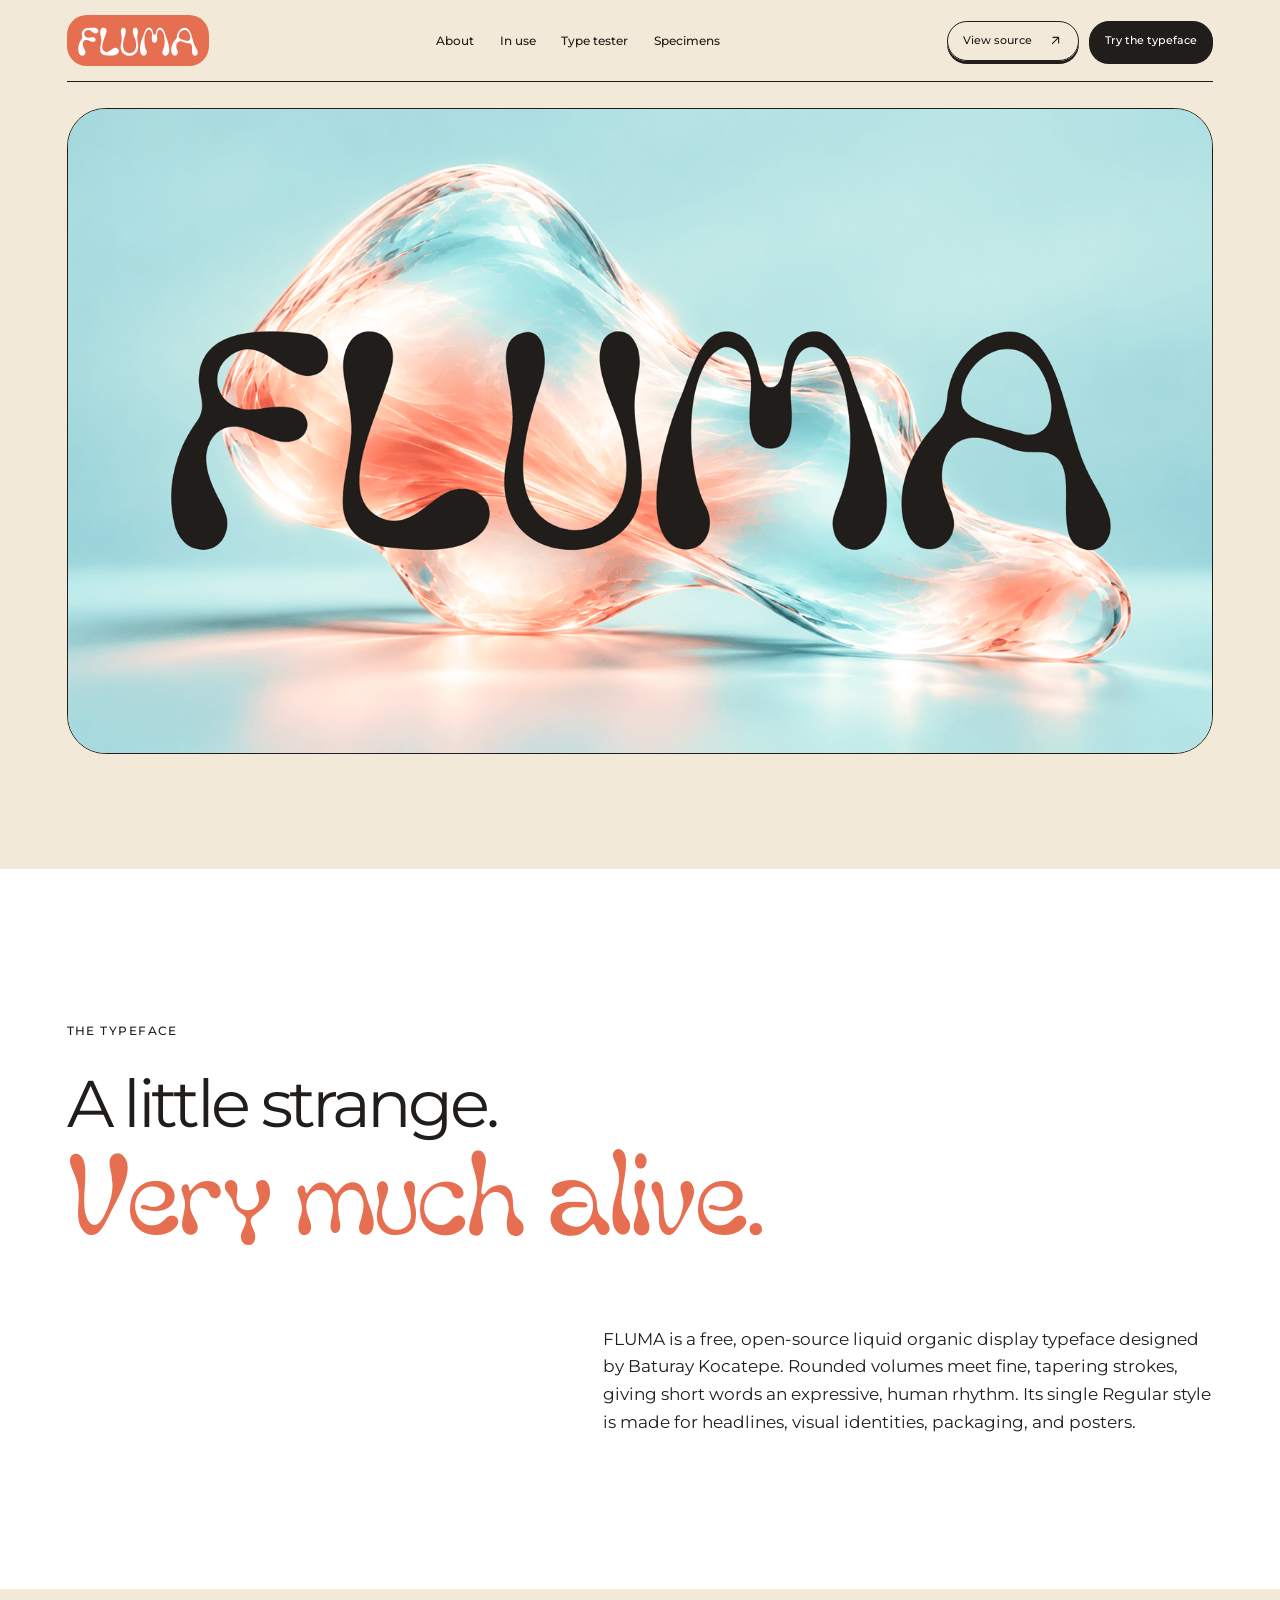
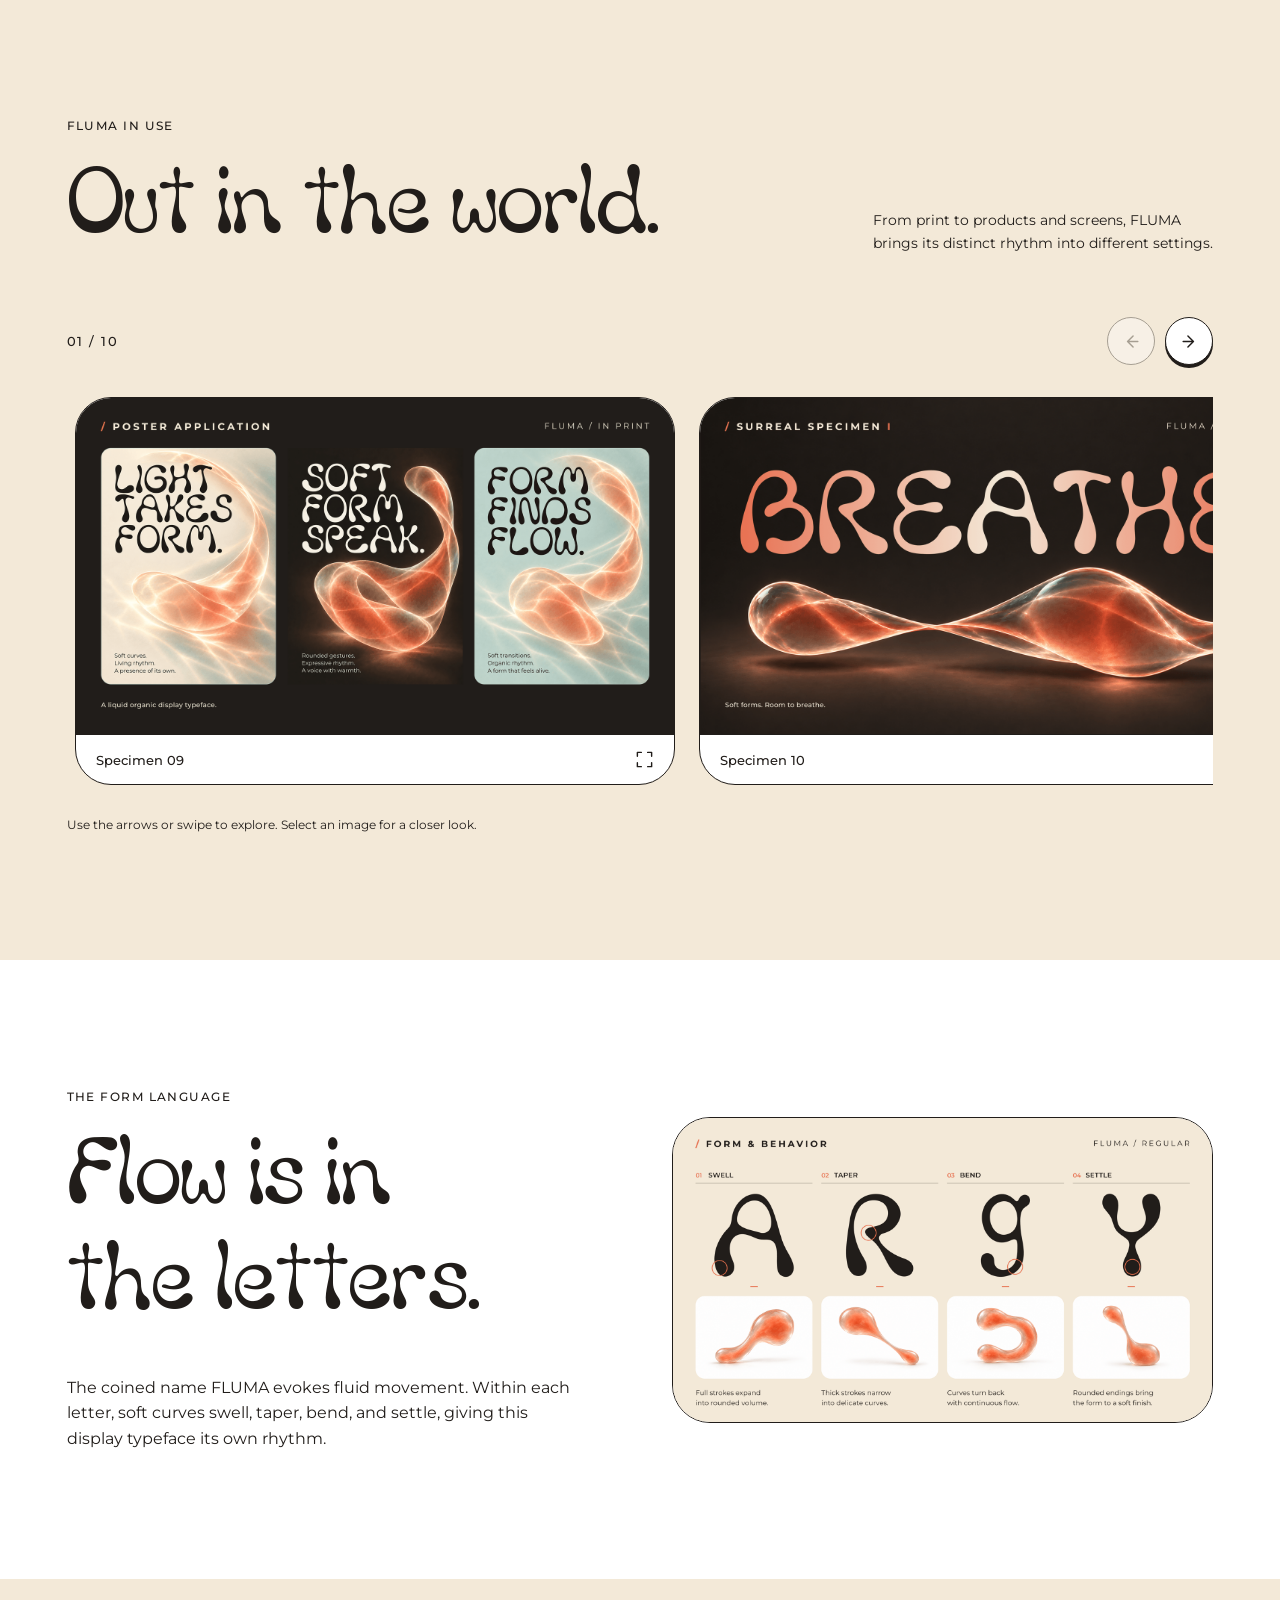
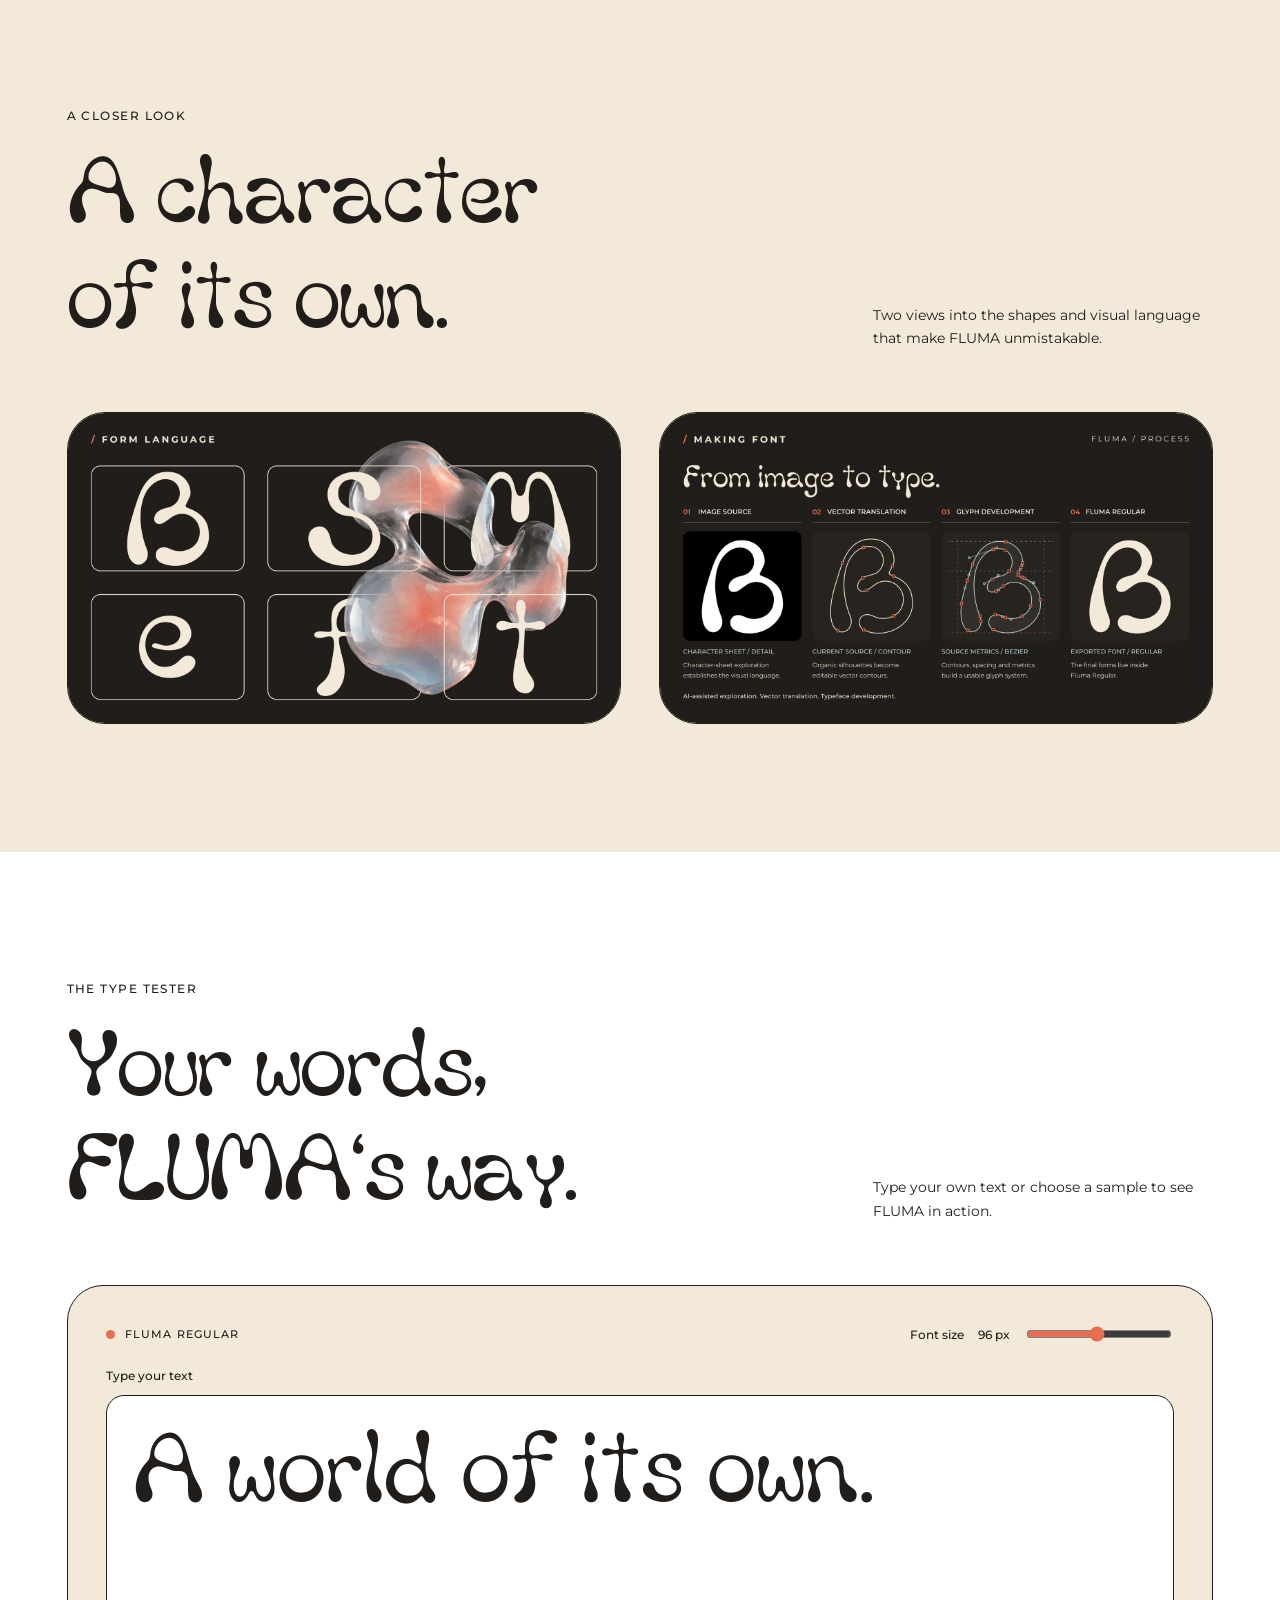
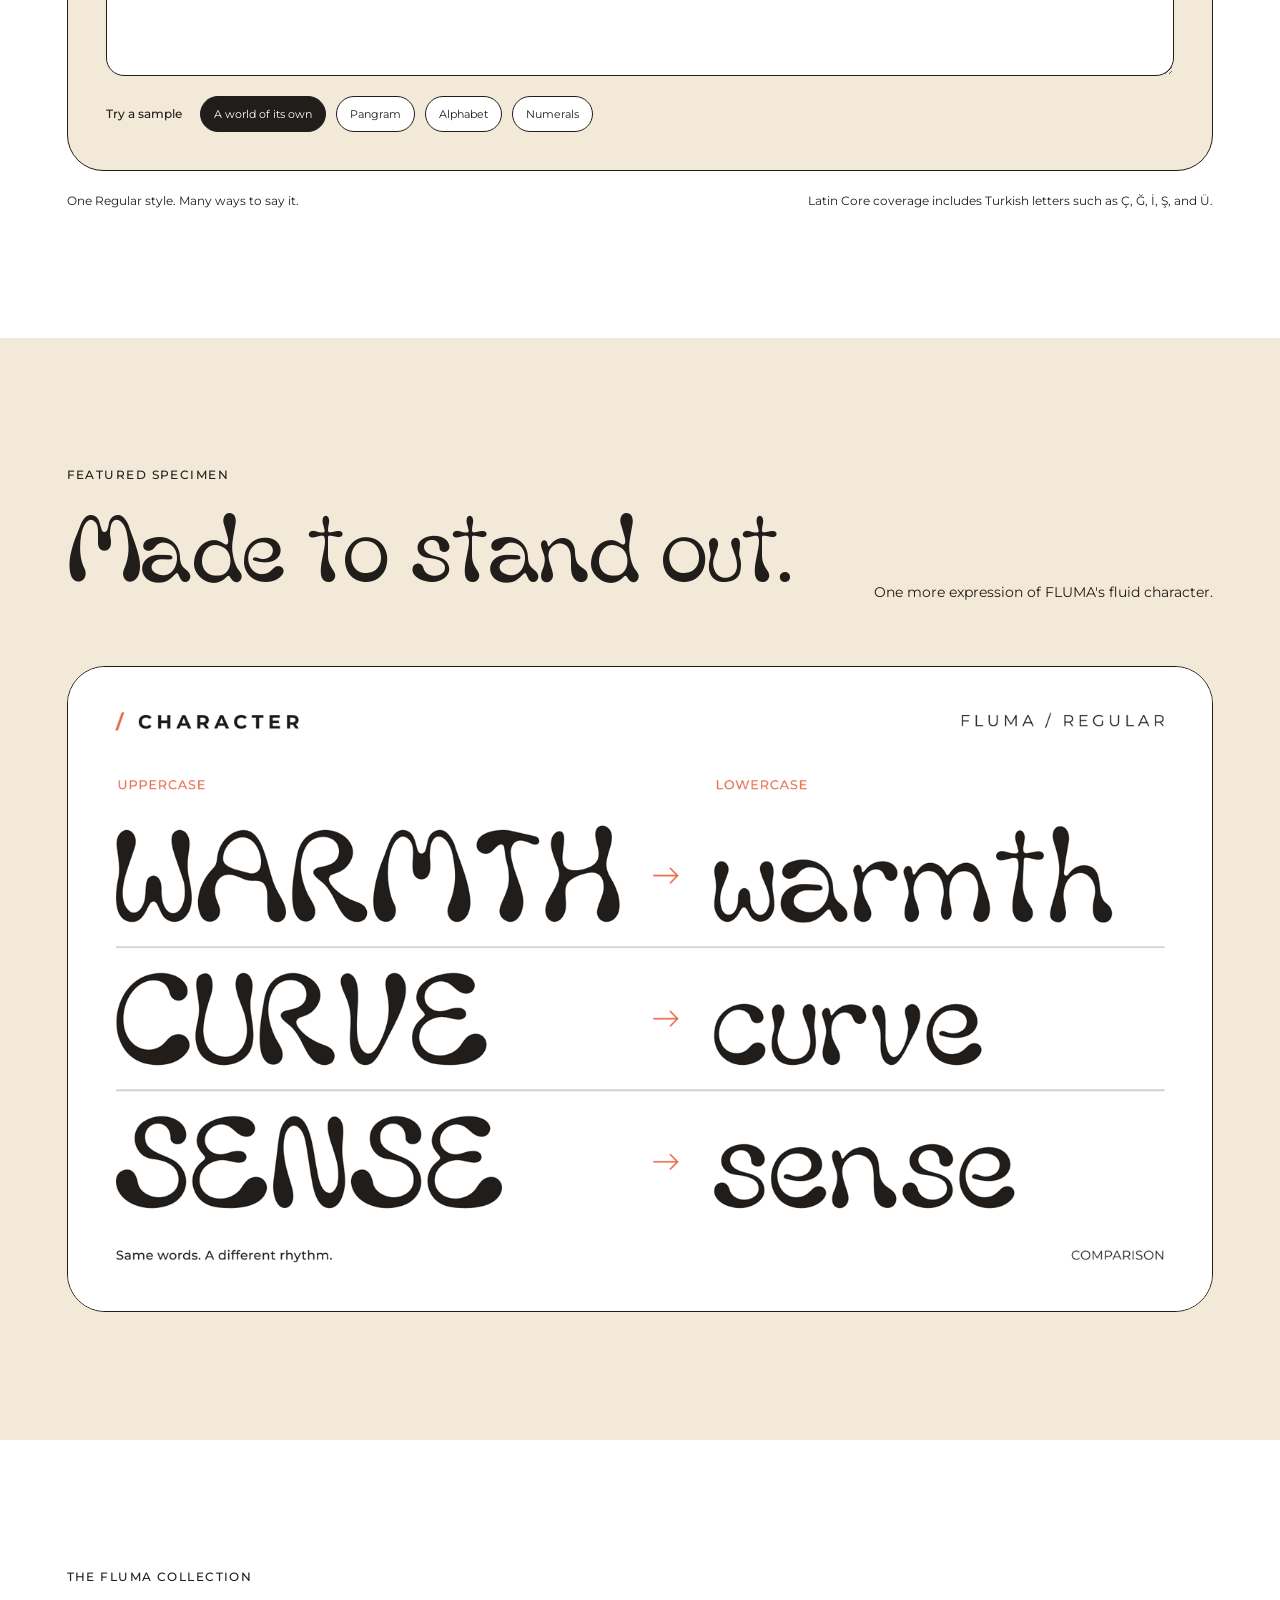
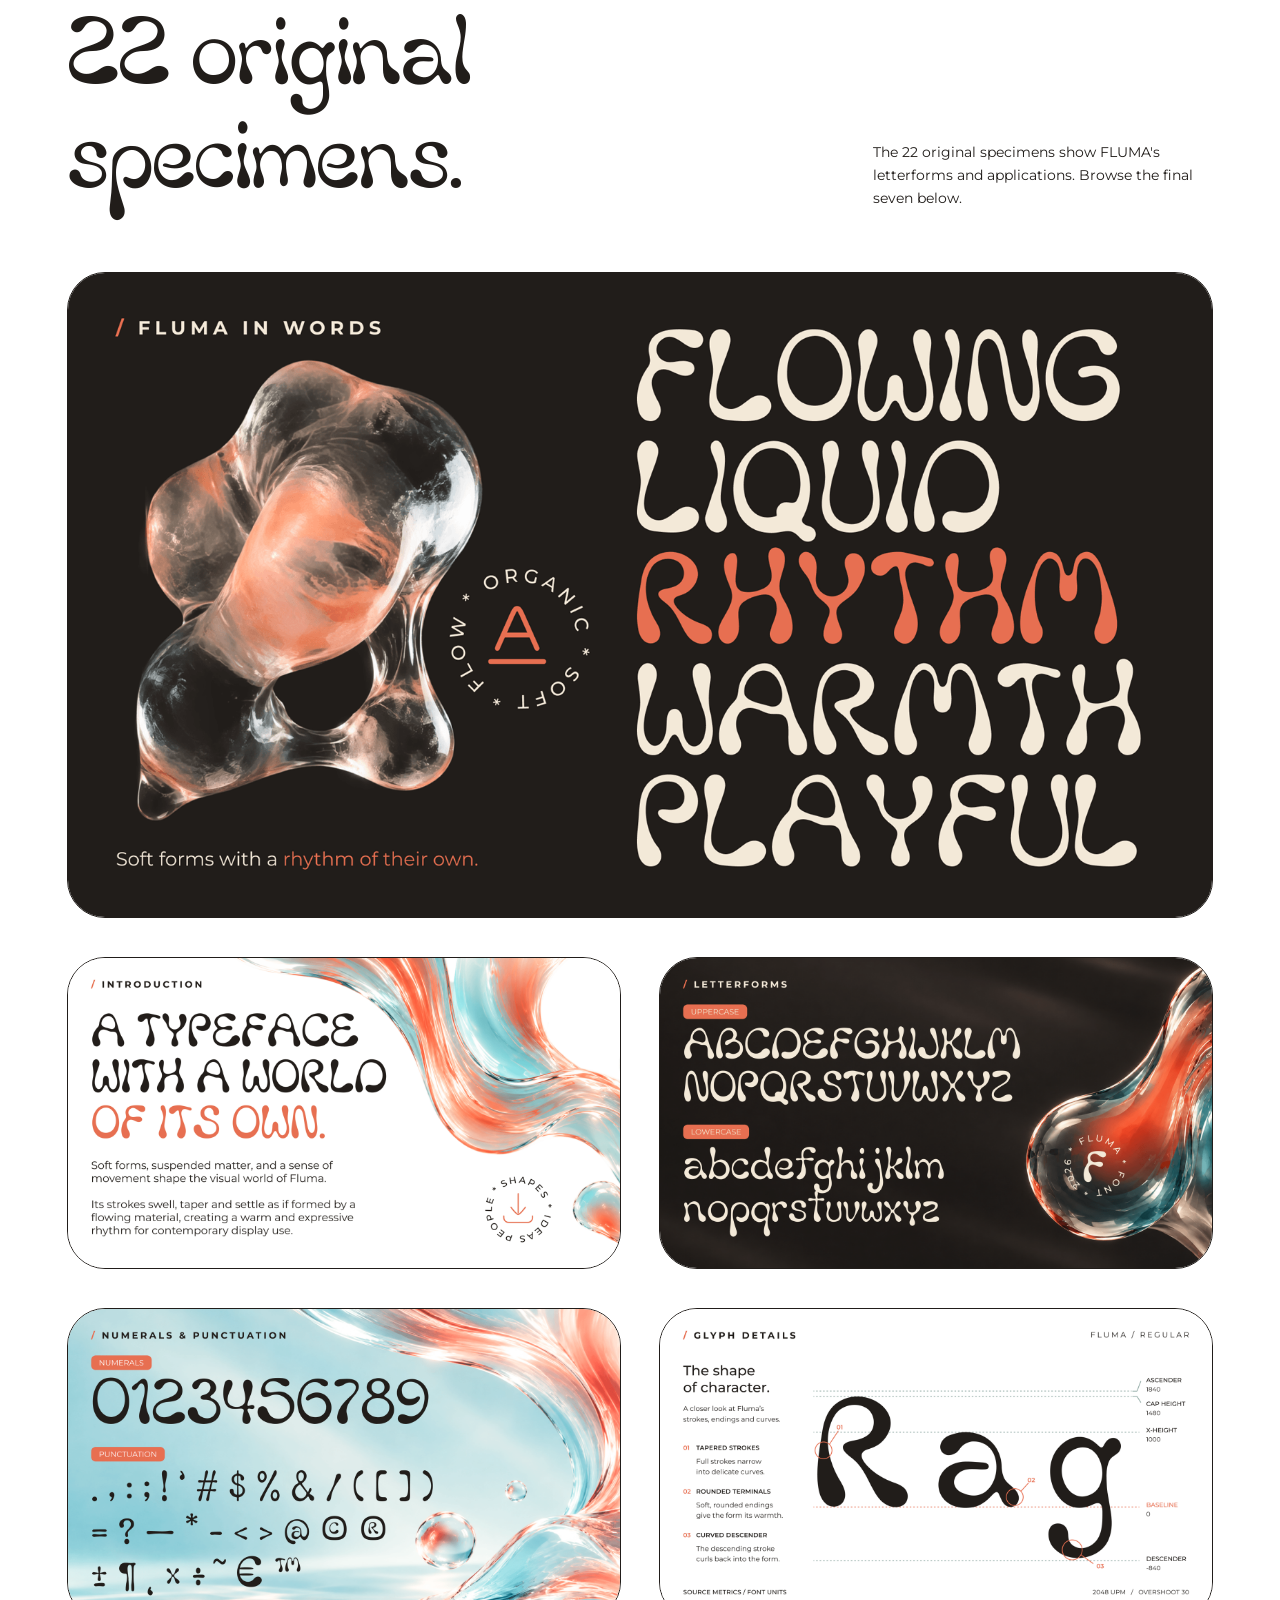
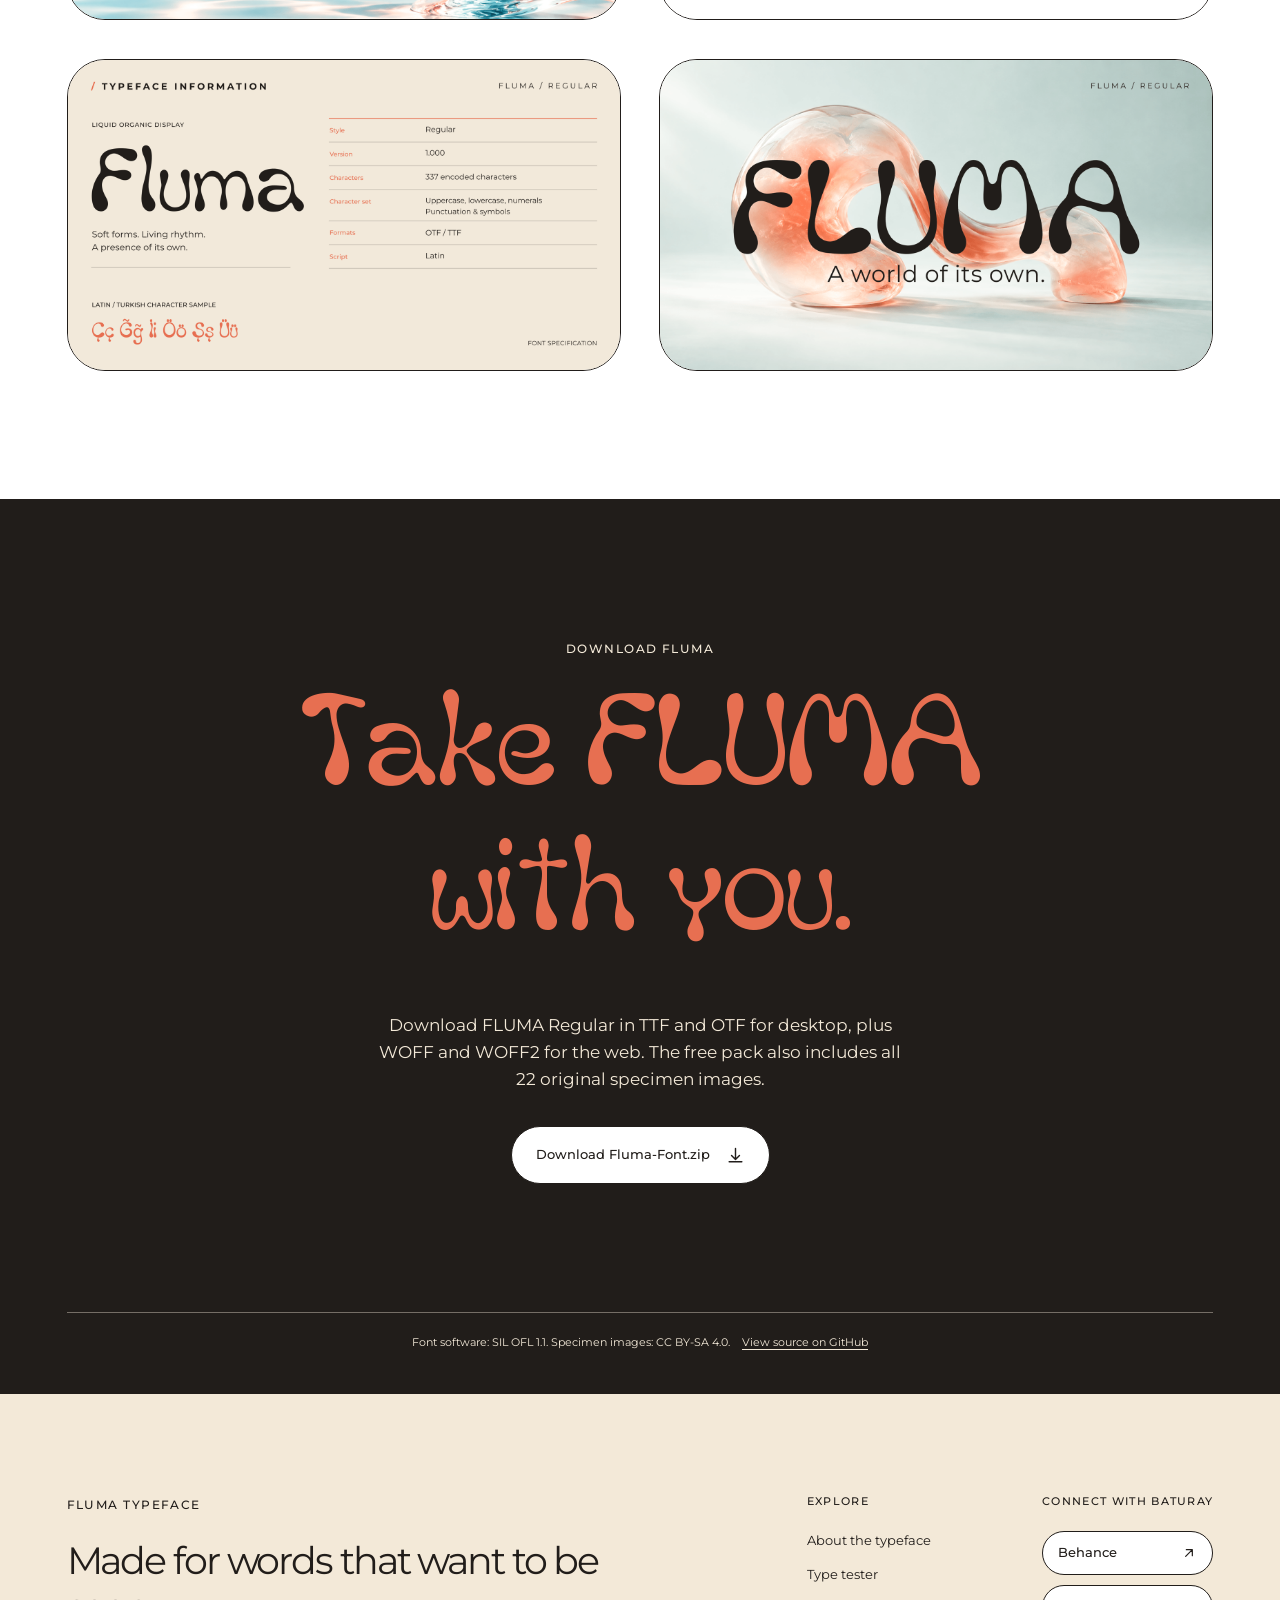
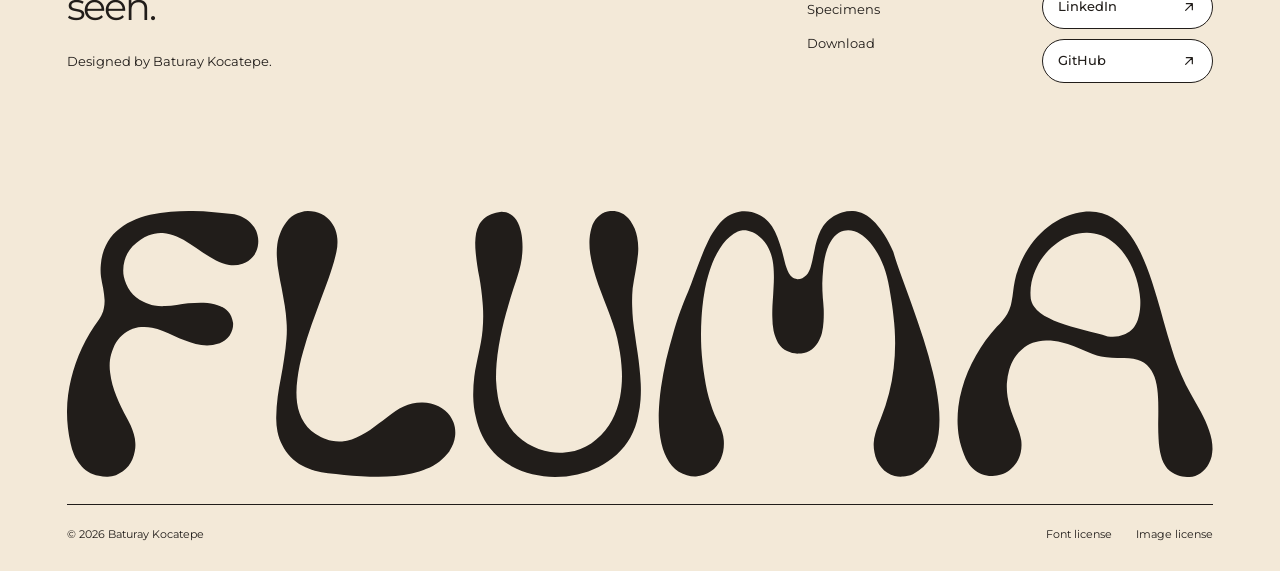
<file: index.html>
<!doctype html>
<html lang="en">
<head>
  <meta charset="utf-8">
  <meta name="viewport" content="width=device-width, initial-scale=1">
  <meta name="theme-color" content="#F3E9D8">
  <meta name="google-site-verification" content="xAFAJBFrVxXv3IuQz1WdvsK6yBlkZ1Pk6dN074nwAGY" />
  <meta name="description" content="Download FLUMA, a free, open-source organic display font by Baturay Kocatepe. Explore its fluid letterforms, Turkish character support, and 22 specimens.">
  <meta property="og:type" content="website">
  <meta property="og:url" content="https://baturaykocatepe.github.io/Fluma-Font/">
  <meta property="og:title" content="FLUMA | An Organic Display Typeface">
  <meta property="og:description" content="Explore FLUMA, a liquid organic display typeface by Baturay Kocatepe. Try it live and browse 22 original specimens.">
  <meta property="og:image" content="https://baturaykocatepe.github.io/Fluma-Font/documentation/article/specimen01.png">
  <meta property="og:image:alt" content="FLUMA lettering over a fluid coral and pale blue sculptural form">
  <meta name="twitter:card" content="summary_large_image">
  <link rel="canonical" href="https://baturaykocatepe.github.io/Fluma-Font/">
  <link rel="icon" href="site/fluma-favicon.svg" type="image/svg+xml">
  <link rel="preconnect" href="https://fonts.googleapis.com">
  <link rel="preconnect" href="https://fonts.gstatic.com" crossorigin>
  <link rel="preload" href="fonts/woff2/Fluma-Regular.woff2" as="font" type="font/woff2" crossorigin>
  <link rel="stylesheet" href="https://fonts.googleapis.com/css2?family=Montserrat:wght@300;400;500&display=swap">
  <link rel="stylesheet" href="site/style.css?v=20261024-5">
  <title>FLUMA Font | Organic Display Typeface by Baturay Kocatepe</title>
  <script type="application/ld+json">
  {"@context":"https://schema.org","@type":"CreativeWork","name":"FLUMA","alternateName":"Fluma Font","genre":"Display typeface","description":"A free, open-source liquid organic display typeface by Baturay Kocatepe, designed for expressive headlines, visual identities, packaging, and posters.","creator":{"@type":"Person","name":"Baturay Kocatepe"},"isAccessibleForFree":true,"url":"https://baturaykocatepe.github.io/Fluma-Font/","license":"https://openfontlicense.org/open-font-license-official-text/","image":"https://baturaykocatepe.github.io/Fluma-Font/documentation/article/specimen01.png"}
  </script>
</head>
<body>
  <a class="skip-link" href="#main">Skip to content</a>
  <header class="site-header" id="top">
    <div class="header-inner">
      <a class="brand" href="#top" aria-label="FLUMA, back to top"><img src="site/fluma-logo.svg" alt="FLUMA" width="444" height="158"></a>
      <nav class="site-nav" id="site-nav" aria-label="Main navigation">
        <a href="#about">About</a><a href="#showcase">In use</a><a href="#try">Type tester</a><a href="#specimens">Specimens</a>
      </nav>
      <div class="header-actions">
        <a class="pill pill-outline header-source" href="https://github.com/baturaykocatepe/Fluma-Font" target="_blank" rel="noopener noreferrer">View source <svg aria-hidden="true" viewBox="0 0 24 24"><path d="M7 17 17 7M8 7h9v9"/></svg></a>
        <a class="pill pill-ink header-try" href="#try">Try the typeface</a>
      </div>
      <button class="menu-toggle" type="button" aria-controls="site-nav" aria-expanded="false" aria-label="Open menu"><span></span><span></span><span></span></button>
    </div>
  </header>

  <main id="main">
    <section class="hero shell" aria-labelledby="hero-title">
      <h1 class="visually-hidden" id="hero-title">FLUMA Font, a free organic display typeface by Baturay Kocatepe</h1>
      <figure class="hero-art"><img src="documentation/article/specimen01.png" alt="FLUMA lettering over a translucent, flowing sculptural form" width="1600" height="900" fetchpriority="high"></figure>
    </section>

    <section class="statement" id="about" aria-labelledby="statement-title">
      <div class="shell statement-inner" data-reveal>
        <p class="eyebrow">The typeface</p>
        <h2 id="statement-title"><span>A little strange.</span><em>Very much alive.</em></h2>
        <p class="statement-copy">FLUMA is a free, open-source liquid organic display typeface designed by Baturay Kocatepe. Rounded volumes meet fine, tapering strokes, giving short words an expressive, human rhythm. Its single Regular style is made for headlines, visual identities, packaging, and posters.</p>
      </div>
    </section>

    <section class="showcase shell" id="showcase" aria-labelledby="showcase-title">
      <div class="section-top" data-reveal><div><p class="eyebrow">FLUMA in use</p><h2 id="showcase-title">Out in the world.</h2></div><p>From print to products and screens, FLUMA brings its distinct rhythm into different settings.</p></div>
      <div class="carousel-controls"><span class="carousel-count" id="carousel-count" aria-live="polite">01 / 10</span><div class="carousel-arrows"><button class="round-button" type="button" id="carousel-prev" aria-label="Previous application" disabled><svg aria-hidden="true" viewBox="0 0 24 24"><path d="m14 5-7 7 7 7M7 12h13"/></svg></button><button class="round-button" type="button" id="carousel-next" aria-label="Next application"><svg aria-hidden="true" viewBox="0 0 24 24"><path d="m10 5 7 7-7 7M4 12h13"/></svg></button></div></div>
      <div class="showcase-track" id="showcase-track" role="region" aria-label="Selected FLUMA applications" tabindex="0">
        <a class="showcase-card image-link" href="documentation/article/specimen09.png" data-caption="Specimen 09" aria-label="Enlarge specimen 09"><img src="documentation/article/specimen09.png" alt="Three conceptual FLUMA poster designs with fluid lettering and sculptural imagery" width="1600" height="900" loading="lazy"><span>Specimen 09 <svg aria-hidden="true" viewBox="0 0 24 24"><path d="M8 3H3v5M16 3h5v5M3 16v5h5M21 16v5h-5"/></svg></span></a>
        <a class="showcase-card image-link" href="documentation/article/specimen10.png" data-caption="Specimen 10" aria-label="Enlarge specimen 10"><img src="documentation/article/specimen10.png" alt="FLUMA Breathe poster with coral lettering and a translucent elongated form" width="1600" height="900" loading="lazy"><span>Specimen 10 <svg aria-hidden="true" viewBox="0 0 24 24"><path d="M8 3H3v5M16 3h5v5M3 16v5h5M21 16v5h-5"/></svg></span></a>
        <a class="showcase-card image-link" href="documentation/article/specimen11.png" data-caption="Specimen 11" aria-label="Enlarge specimen 11"><img src="documentation/article/specimen11.png" alt="FLUMA Warmth in Motion specimen with coral letters and a flowing sculptural form" width="1600" height="900" loading="lazy"><span>Specimen 11 <svg aria-hidden="true" viewBox="0 0 24 24"><path d="M8 3H3v5M16 3h5v5M3 16v5h5M21 16v5h-5"/></svg></span></a>
        <a class="showcase-card image-link" href="documentation/article/specimen13.png" data-caption="Specimen 13" aria-label="Enlarge specimen 13"><img src="documentation/article/specimen13.png" alt="Conceptual FLUMA brand stationery, books, and type cards on a coral background" width="1600" height="900" loading="lazy"><span>Specimen 13 <svg aria-hidden="true" viewBox="0 0 24 24"><path d="M8 3H3v5M16 3h5v5M3 16v5h5M21 16v5h-5"/></svg></span></a>
        <a class="showcase-card image-link" href="documentation/article/specimen14.png" data-caption="Specimen 14" aria-label="Enlarge specimen 14"><img src="documentation/article/specimen14.png" alt="Conceptual editorial cover featuring FLUMA lettering held as a magazine" width="1600" height="900" loading="lazy"><span>Specimen 14 <svg aria-hidden="true" viewBox="0 0 24 24"><path d="M8 3H3v5M16 3h5v5M3 16v5h5M21 16v5h-5"/></svg></span></a>
        <a class="showcase-card image-link" href="documentation/article/specimen15.png" data-caption="Specimen 15" aria-label="Enlarge specimen 15"><img src="documentation/article/specimen15.png" alt="Conceptual mobile screen showing FLUMA lettering and fluid visual identity" width="1600" height="900" loading="lazy"><span>Specimen 15 <svg aria-hidden="true" viewBox="0 0 24 24"><path d="M8 3H3v5M16 3h5v5M3 16v5h5M21 16v5h-5"/></svg></span></a>
        <a class="showcase-card image-link" href="documentation/article/specimen16.png" data-caption="Specimen 16" aria-label="Enlarge specimen 16"><img src="documentation/article/specimen16.png" alt="Conceptual FLUMA mug and tote bag applications with expressive lettering" width="1600" height="900" loading="lazy"><span>Specimen 16 <svg aria-hidden="true" viewBox="0 0 24 24"><path d="M8 3H3v5M16 3h5v5M3 16v5h5M21 16v5h-5"/></svg></span></a>
        <a class="showcase-card image-link" href="documentation/article/specimen17.png" data-caption="Specimen 17" aria-label="Enlarge specimen 17"><img src="documentation/article/specimen17.png" alt="Conceptual ice cream packaging using FLUMA lettering across three containers" width="1600" height="900" loading="lazy"><span>Specimen 17 <svg aria-hidden="true" viewBox="0 0 24 24"><path d="M8 3H3v5M16 3h5v5M3 16v5h5M21 16v5h-5"/></svg></span></a>
        <a class="showcase-card image-link" href="documentation/article/specimen18.png" data-caption="Specimen 18" aria-label="Enlarge specimen 18"><img src="documentation/article/specimen18.png" alt="Conceptual city billboard displaying FLUMA at large scale" width="1600" height="900" loading="lazy"><span>Specimen 18 <svg aria-hidden="true" viewBox="0 0 24 24"><path d="M8 3H3v5M16 3h5v5M3 16v5h5M21 16v5h-5"/></svg></span></a>
        <a class="showcase-card image-link" href="documentation/article/specimen19.png" data-caption="Specimen 19" aria-label="Enlarge specimen 19"><img src="documentation/article/specimen19.png" alt="FLUMA cinematic title exploration with translucent glass and a silhouetted figure" width="1600" height="900" loading="lazy"><span>Specimen 19 <svg aria-hidden="true" viewBox="0 0 24 24"><path d="M8 3H3v5M16 3h5v5M3 16v5h5M21 16v5h-5"/></svg></span></a>
      </div>
      <p class="showcase-hint">Use the arrows or swipe to explore. Select an image for a closer look.</p>
    </section>

    <section class="forms" id="forms" aria-labelledby="forms-title"><div class="shell forms-inner">
      <div class="forms-copy" data-reveal><p class="eyebrow">The form language</p><h2 id="forms-title">Flow is in<br>the letters.</h2><p>The coined name FLUMA evokes fluid movement. Within each letter, soft curves swell, taper, bend, and settle, giving this display typeface its own rhythm.</p></div>
      <a class="forms-art image-link" href="documentation/article/specimen08.png" data-caption="Specimen 08" aria-label="Enlarge specimen 08"><img src="documentation/article/specimen08.png" alt="FLUMA form behavior sheet illustrating swell, taper, bend, and settle" width="1600" height="900" loading="lazy"></a>
    </div></section>

    <section class="pair-section shell" aria-labelledby="pair-title">
      <div class="section-top" data-reveal><div><p class="eyebrow">A closer look</p><h2 id="pair-title">A character<br>of its own.</h2></div><p>Two views into the shapes and visual language that make FLUMA unmistakable.</p></div>
      <div class="pair-grid">
        <a class="image-link" href="documentation/article/specimen06.png" data-caption="Specimen 06" aria-label="Enlarge specimen 06"><img src="documentation/article/specimen06.png" alt="FLUMA form language study showing selected letterforms with a translucent sculptural form" width="1600" height="900" loading="lazy"></a>
        <a class="image-link" href="documentation/article/specimen12.png" data-caption="Specimen 12" aria-label="Enlarge specimen 12"><img src="documentation/article/specimen12.png" alt="FLUMA typeface development sheet from image exploration through vector and glyph construction" width="1600" height="900" loading="lazy"></a>
      </div>
    </section>

    <section class="tester shell" id="try" aria-labelledby="try-title">
      <div class="section-top" data-reveal><div><p class="eyebrow">The type tester</p><h2 id="try-title">Your words,<br>FLUMA's way.</h2></div><p>Type your own text or choose a sample to see FLUMA in action.</p></div>
      <div class="tester-panel">
        <div class="tester-toolbar"><span class="tester-tag"><span class="status-dot" aria-hidden="true"></span> FLUMA REGULAR</span><label for="font-size" class="size-control">Font size <output id="size-output" for="font-size">96 px</output><input type="range" id="font-size" min="36" max="160" value="96"></label></div>
        <label class="field-label" for="sample-text">Type your text</label>
        <textarea id="sample-text" spellcheck="false" rows="2" maxlength="160" placeholder="Write something here…">A world of its own.</textarea>
        <div class="tester-presets" role="group" aria-label="Sample text"><span>Try a sample</span><button class="sample-button" type="button" data-sample="A world of its own.">A world of its own</button><button class="sample-button" type="button" data-sample="The quick brown fox jumps over the lazy dog.">Pangram</button><button class="sample-button" type="button" data-sample="ABCDEFGHIJKLMNOPQRSTUVWXYZ">Alphabet</button><button class="sample-button" type="button" data-sample="0123456789">Numerals</button></div>
      </div>
      <div class="tester-note"><span>One Regular style. Many ways to say it.</span><span>Latin Core coverage includes Turkish letters such as Ç, Ğ, İ, Ş, and Ü.</span></div>
    </section>

    <section class="feature-section" aria-labelledby="feature-title"><div class="shell">
      <div class="section-top" data-reveal><div><p class="eyebrow">Featured specimen</p><h2 id="feature-title">Made to stand out.</h2></div><p>One more expression of FLUMA's fluid character.</p></div>
      <a class="feature-art image-link" href="documentation/article/specimen20.png" data-caption="Specimen 20" aria-label="Enlarge specimen 20"><img src="documentation/article/specimen20.png" alt="FLUMA uppercase and lowercase word comparison for Warmth, Curve, and Sense" width="1600" height="900" loading="lazy"></a>
    </div></section>

    <section class="specimens" id="specimens" aria-labelledby="specimens-title"><div class="shell">
      <div class="section-top" data-reveal><div><p class="eyebrow">The FLUMA collection</p><h2 id="specimens-title">22 original<br>specimens.</h2></div><p>The 22 original specimens show FLUMA's letterforms and applications. Browse the final seven below.</p></div>
      <div class="specimen-grid">
        <a class="image-link specimen-feature" href="documentation/article/specimen05.png" data-caption="Specimen 05" aria-label="Enlarge specimen 05"><img src="documentation/article/specimen05.png" alt="FLUMA words Flowing, Liquid, Rhythm, Warmth, and Playful set on a dark specimen" width="1600" height="900" loading="lazy"></a>
        <a class="image-link" href="documentation/article/specimen02.png" data-caption="Specimen 02" aria-label="Enlarge specimen 02"><img src="documentation/article/specimen02.png" alt="FLUMA introduction sheet with a translucent fluid form and a statement about the typeface" width="1600" height="900" loading="lazy"></a>
        <a class="image-link" href="documentation/article/specimen03.png" data-caption="Specimen 03" aria-label="Enlarge specimen 03"><img src="documentation/article/specimen03.png" alt="FLUMA uppercase and lowercase alphabet on a dark background with a translucent sculpture" width="1600" height="900" loading="lazy"></a>
        <a class="image-link" href="documentation/article/specimen04.png" data-caption="Specimen 04" aria-label="Enlarge specimen 04"><img src="documentation/article/specimen04.png" alt="FLUMA numerals and punctuation displayed against a pale blue background" width="1600" height="900" loading="lazy"></a>
        <a class="image-link" href="documentation/article/specimen07.png" data-caption="Specimen 07" aria-label="Enlarge specimen 07"><img src="documentation/article/specimen07.png" alt="FLUMA R, a, and g glyph detail sheet with outlines and vertical metric guides" width="1600" height="900" loading="lazy"></a>
        <a class="image-link" href="documentation/article/specimen21.png" data-caption="Specimen 21" aria-label="Enlarge specimen 21"><img src="documentation/article/specimen21.png" alt="FLUMA Regular typeface information with 337 encoded characters and Turkish letter samples" width="1600" height="900" loading="lazy"></a>
        <a class="image-link" href="documentation/article/specimen22.png" data-caption="Specimen 22" aria-label="Enlarge specimen 22"><img src="documentation/article/specimen22.png" alt="FLUMA closing specimen with the phrase A world of its own over a fluid sculpture" width="1600" height="900" loading="lazy"></a>
      </div>
    </div></section>

    <section class="download" id="download" aria-labelledby="download-title"><div class="shell download-inner" data-reveal>
      <p class="eyebrow">Download FLUMA</p>
      <h2 id="download-title">Take FLUMA<br>with you.</h2>
      <p class="download-copy">Download FLUMA Regular in TTF and OTF for desktop, plus WOFF and WOFF2 for the web. The free pack also includes all 22 original specimen images.</p>
      <a class="pill pill-white download-button" href="https://github.com/baturaykocatepe/Fluma-Font/releases/latest/download/Fluma-Font.zip">Download Fluma-Font.zip <svg aria-hidden="true" viewBox="0 0 24 24"><path d="M12 3v14m-5-5 5 5 5-5M4 20h16"/></svg></a>
      <p class="license-note">Font software: SIL OFL 1.1. Specimen images: CC BY-SA 4.0. <a href="https://github.com/baturaykocatepe/Fluma-Font" target="_blank" rel="noopener noreferrer">View source on GitHub</a></p>
    </div></section>
  </main>

  <footer class="site-footer shell">
    <div class="footer-main">
      <div class="footer-intro"><p class="eyebrow">FLUMA typeface</p><p>Made for words that want to be seen.</p><span>Designed by Baturay Kocatepe.</span></div>
      <div class="footer-columns">
        <div><h2>Explore</h2><a href="#about">About the typeface</a><a href="#try">Type tester</a><a href="#specimens">Specimens</a><a href="#download">Download</a></div>
        <div class="footer-social"><h2>Connect with Baturay</h2><a href="https://www.behance.net/baturaykocatepe" target="_blank" rel="noopener noreferrer" aria-label="Baturay Kocatepe on Behance, opens in a new tab"><span>Behance</span><svg aria-hidden="true" viewBox="0 0 24 24"><path d="M7 17 17 7M8 7h9v9"/></svg></a><a href="https://www.linkedin.com/in/baturaykocatepe" target="_blank" rel="noopener noreferrer" aria-label="Baturay Kocatepe on LinkedIn, opens in a new tab"><span>LinkedIn</span><svg aria-hidden="true" viewBox="0 0 24 24"><path d="M7 17 17 7M8 7h9v9"/></svg></a><a href="https://github.com/baturaykocatepe" target="_blank" rel="noopener noreferrer" aria-label="Baturay Kocatepe on GitHub, opens in a new tab"><span>GitHub</span><svg aria-hidden="true" viewBox="0 0 24 24"><path d="M7 17 17 7M8 7h9v9"/></svg></a></div>
      </div>
    </div>
    <div class="footer-signature"><img src="site/FLUMA-text-logo.svg" alt="FLUMA" width="1183" height="276" loading="lazy"></div>
    <div class="footer-bottom"><span>© 2026 Baturay Kocatepe</span><div><a href="OFL.txt" data-license="Font license">Font license</a><a href="documentation/image-license.txt" data-license="Image license">Image license</a></div></div>
  </footer>

  <button class="back-top" type="button" aria-label="Back to top" title="Back to top"><svg aria-hidden="true" viewBox="0 0 24 24"><path d="M12 20V4m-6 6 6-6 6 6"/></svg></button>

  <dialog class="image-dialog" id="image-dialog" aria-label="Enlarged specimen image">
    <div class="dialog-frame"><div class="dialog-top"><span id="image-dialog-caption">Specimen</span><button class="dialog-close" type="button" data-close aria-label="Close enlarged image"><svg aria-hidden="true" viewBox="0 0 24 24"><path d="M5 5 19 19M19 5 5 19"/></svg></button></div><img id="image-dialog-image" alt=""></div>
  </dialog>
  <dialog class="license-dialog" id="license-dialog" aria-labelledby="license-dialog-title">
    <div class="dialog-frame"><div class="dialog-top"><h2 id="license-dialog-title">License</h2><button class="dialog-close" type="button" data-close aria-label="Close license"><svg aria-hidden="true" viewBox="0 0 24 24"><path d="M5 5 19 19M19 5 5 19"/></svg></button></div><iframe class="license-content" id="license-content" title="License text"></iframe></div>
  </dialog>
  <script src="site/script.js?v=20261024-3" defer></script>
</body>
</html>
</file>
<file: site/style.css>
@font-face {
  font-family: FLUMA;
  src: url("../fonts/woff2/Fluma-Regular.woff2") format("woff2");
  font-style: normal;
  font-weight: 400;
  font-display: swap;
}
:root {
  --cream: #F3E9D8;
  --white: #FFFFFF;
  --coral: #E76F51;
  --ink: #211D1A;
  color: var(--ink);
  background: var(--cream);
  font-family: Montserrat, Arial, sans-serif;
  -webkit-font-smoothing: antialiased;
}
* { box-sizing: border-box; }
html { scroll-behavior: smooth; scroll-padding-top: 100px; }
body { margin: 0; min-width: 320px; overflow-x: hidden; }
img { display: block; max-width: 100%; }
svg { width: 19px; height: 19px; fill: none; stroke: currentColor; stroke-width: 1.8; stroke-linecap: round; stroke-linejoin: round; flex: 0 0 auto; }
a { color: inherit; }
button, textarea, input { font: inherit; }
button, a, textarea, input { -webkit-tap-highlight-color: transparent; }
:focus-visible { outline: 3px solid var(--coral); outline-offset: 4px; }
::selection { background: var(--coral); color: var(--white); }
.shell { padding-inline: clamp(22px, 5.2vw, 92px); }
.visually-hidden { position: absolute; width: 1px; height: 1px; padding: 0; margin: -1px; overflow: hidden; clip: rect(0, 0, 0, 0); white-space: nowrap; border: 0; }
.js-ready [data-reveal] { opacity: 0; transform: translateY(24px); transition: opacity .65s ease, transform .65s ease; }
.js-ready [data-reveal].revealed { opacity: 1; transform: none; }
.skip-link { position: fixed; top: -80px; left: 20px; z-index: 500; padding: 13px 18px; background: var(--ink); color: var(--white); }
.skip-link:focus { top: 14px; }
.eyebrow { margin: 0 0 24px; font-size: 12px; font-weight: 500; letter-spacing: .12em; line-height: 1.5; text-transform: uppercase; }
.status-dot { display: inline-block; width: 9px; height: 9px; flex: 0 0 auto; border-radius: 50%; background: var(--coral); }
h1, h2, p, figure { margin-top: 0; }
h2 { margin-bottom: 0; font-size: clamp(52px, 7.1vw, 112px); font-weight: 500; letter-spacing: -.072em; line-height: 1.02; text-wrap: balance; }
main section h2 { font-family: FLUMA, sans-serif; font-size: clamp(60px, 7.2vw, 112px); font-weight: 400; letter-spacing: -.015em; line-height: 1.13; }
h2 em { color: var(--coral); font-family: FLUMA, sans-serif; font-style: normal; font-weight: 400; letter-spacing: -.02em; }

.pill, .round-button {
  display: inline-flex; align-items: center; justify-content: center; gap: 16px;
  min-height: 48px; padding: 11px 21px; border: 1.5px solid var(--ink); border-radius: 999px;
  box-shadow: 0 3px 0 var(--ink); background: var(--cream); color: var(--ink);
  font-size: 13px; font-weight: 500; line-height: 1.2; text-align: center; text-decoration: none;
  white-space: nowrap; cursor: pointer;
  transition: transform .22s ease, box-shadow .22s ease, background .22s ease, color .22s ease;
}
.pill:hover, .round-button:not(:disabled):hover { transform: translateY(-2px); box-shadow: 0 5px 0 var(--ink); }
.pill:active, .round-button:not(:disabled):active { transform: translateY(2px); box-shadow: 0 1px 0 var(--ink); }
.pill-ink { background: var(--ink); color: var(--white); }
.pill-outline { background: transparent; }
.pill-white { background: var(--white); }
.round-button { width: 48px; height: 48px; min-height: 0; padding: 0; background: var(--white); }
.round-button:disabled { opacity: .36; box-shadow: none; cursor: not-allowed; }

.site-header { position: sticky; top: 0; z-index: 100; padding-inline: clamp(22px, 5.2vw, 92px); background: var(--cream); }
.header-inner { display: flex; align-items: center; justify-content: space-between; gap: clamp(16px, 2vw, 32px); min-height: 82px; border-bottom: 1px solid var(--ink); }
.brand { flex: 0 0 auto; }
.brand img { width: 142px; height: auto; }
.site-nav { display: flex; align-items: center; justify-content: center; gap: clamp(12px, 2vw, 30px); }
.site-nav a { padding: 12px 0; font-size: 12px; font-weight: 500; text-decoration: none; transition: color .2s; }
.site-nav a:hover { color: var(--coral); }
.header-actions { display: flex; gap: 10px; }
.header-actions .pill { min-height: 40px; padding: 8px 15px; font-size: 11px; }
.header-source svg { width: 15px; height: 15px; }
.menu-toggle { display: none; }

.hero { padding-top: clamp(16px, 2vw, 28px); padding-bottom: clamp(86px, 9vw, 132px); }
.hero-art { width: 100%; max-width: min(100%, 145svh); margin: 0 auto; overflow: hidden; border: 1px solid var(--ink); border-radius: clamp(26px, 3vw, 44px); background: var(--white); }
.hero-art img { width: 100%; height: auto; }

.statement { padding-block: clamp(100px, 12vw, 170px); background: var(--white); }
.statement-inner { max-width: 1650px; }
.statement h2 { max-width: 1250px; }
.statement h2 span { display: block; font-family: Montserrat, Arial, sans-serif; font-size: .72em; font-weight: 400; letter-spacing: -.055em; line-height: 1.2; }
.statement h2 em { display: block; margin-top: .04em; font-size: 1.22em; line-height: 1.07; }
.statement-copy { max-width: 610px; margin: 56px 0 0 auto; font-size: clamp(16px, 1.35vw, 20px); font-weight: 400; line-height: 1.6; }

.showcase { padding-top: clamp(100px, 10vw, 150px); padding-bottom: clamp(100px, 10vw, 150px); }
.section-top { display: flex; justify-content: space-between; align-items: flex-end; gap: 50px; margin-bottom: 54px; }
.section-top h2 { max-width: 930px; }
.section-top > p { max-width: 340px; margin: 0 0 8px; font-size: 14px; font-weight: 400; line-height: 1.65; }
.carousel-controls { display: flex; align-items: center; justify-content: space-between; margin-bottom: 24px; }
.carousel-count { font-size: 13px; font-weight: 500; letter-spacing: .12em; }
.carousel-arrows { display: flex; gap: 10px; }
.showcase-track { display: flex; gap: 24px; padding: 8px 8px 14px; overflow-x: auto; scroll-snap-type: x mandatory; scroll-behavior: smooth; scrollbar-width: thin; scrollbar-color: var(--coral) transparent; }
.showcase-card { flex: 0 0 min(600px, 56vw); overflow: hidden; scroll-snap-align: start; border: 1px solid var(--ink); border-radius: 36px; background: var(--white); text-decoration: none; transition: border-color .22s ease, background .22s ease; }
.showcase-card:hover, .showcase-card:focus-visible { border-color: var(--coral); background: var(--cream); }
.showcase-card img { width: 100%; height: auto; }
.showcase-card span { display: flex; align-items: center; justify-content: space-between; gap: 16px; padding: 15px 20px; border-top: 1px solid var(--ink); font-size: 13px; font-weight: 500; }
.showcase-hint { margin: 18px 0 0; font-size: 12px; font-weight: 400; }

.forms { padding-block: clamp(100px, 10vw, 150px); background: var(--white); }
.forms-inner { display: grid; grid-template-columns: minmax(0, 1fr) minmax(0, 1.05fr); gap: clamp(42px, 7vw, 110px); align-items: center; }
.forms-copy p:not(.eyebrow) { max-width: 510px; margin: 36px 0 0; font-size: 16px; line-height: 1.6; }
.forms-art, .pair-grid a, .feature-art, .specimen-grid a { display: block; overflow: hidden; border: 1px solid var(--ink); border-radius: 38px; background: var(--cream); transition: transform .24s ease; }
.forms-art:hover, .pair-grid a:hover, .feature-art:hover, .specimen-grid a:hover { transform: translateY(-4px); }
.forms-art img { width: 100%; height: auto; }

.pair-section { padding-block: clamp(95px, 10vw, 145px); }
.pair-grid { display: grid; grid-template-columns: repeat(2, minmax(0, 1fr)); gap: clamp(16px, 3vw, 42px); }
.pair-grid a { display: flex; align-items: center; }
.pair-grid img { width: 100%; height: auto; }

.tester { padding-top: clamp(95px, 10vw, 145px); padding-bottom: clamp(95px, 10vw, 145px); background: var(--white); }
.tester-panel { padding: clamp(20px, 3vw, 42px); border: 1px solid var(--ink); border-radius: 36px; background: var(--cream); }
.tester-toolbar, .tester-note { display: flex; align-items: center; justify-content: space-between; gap: 24px; }
.tester-toolbar { padding-bottom: 24px; }
.tester-tag { display: inline-flex; align-items: center; gap: 10px; font-size: 11px; font-weight: 500; letter-spacing: .1em; }
.size-control { display: grid; grid-template-columns: auto auto 150px; align-items: center; gap: 14px; font-size: 12px; font-weight: 500; }
.size-control output { text-align: right; }
.size-control input { accent-color: var(--coral); cursor: pointer; }
.field-label { display: block; margin-bottom: 12px; font-size: 12px; font-weight: 500; }
#sample-text { display: block; width: 100%; min-height: 240px; padding: 26px; border: 1.5px solid var(--ink); border-radius: 18px; outline-offset: 2px; resize: vertical; background: var(--white); color: var(--ink); font-family: FLUMA, sans-serif; font-size: 96px; line-height: 1.18; overflow-wrap: anywhere; }
#sample-text::placeholder { color: #7b746c; }
#sample-text:focus { border-color: var(--coral); }
.tester-presets { display: flex; flex-wrap: wrap; align-items: center; gap: 10px; padding-top: 20px; }
.tester-presets > span { margin-right: 8px; font-size: 12px; font-weight: 500; }
.sample-button { min-height: 36px; padding: 7px 13px; border: 1px solid var(--ink); border-radius: 999px; background: var(--white); color: var(--ink); font-size: 11px; font-weight: 400; cursor: pointer; transition: background .2s, color .2s; }
.sample-button:hover, .sample-button[aria-pressed="true"] { background: var(--ink); color: var(--white); }
.tester-note { margin-top: 21px; font-size: 12px; font-weight: 400; line-height: 1.5; }

.feature-section { padding-block: clamp(100px, 10vw, 155px); }
.feature-art img { width: 100%; height: auto; }
.specimens { padding-block: clamp(100px, 10vw, 155px); background: var(--white); }
.specimen-grid { display: grid; grid-template-columns: repeat(2, minmax(0, 1fr)); gap: clamp(18px, 3vw, 42px); }
.specimen-grid .specimen-feature { grid-column: 1 / -1; }
.specimen-grid img { width: 100%; height: auto; }

.download { padding-block: clamp(100px, 11vw, 165px) 42px; background: var(--ink); color: var(--cream); text-align: center; }
.download-inner > .eyebrow { color: var(--cream); }
.download h2 { max-width: 1150px; margin-inline: auto; color: var(--coral); font-size: clamp(76px, 10vw, 158px); line-height: 1.13; }
.download-copy { max-width: 540px; margin: clamp(24px, 3.2vw, 44px) auto 0; font-size: clamp(15px, 1.3vw, 18px); font-weight: 400; line-height: 1.6; }
.download-button { min-height: 58px; margin-top: 34px; padding: 14px 24px; font-size: 13px; color: var(--ink); }
.license-note { margin: clamp(100px, 10vw, 160px) 0 0; padding-top: 20px; border-top: 1px solid rgba(243, 233, 216, .4); font-size: 11px; font-weight: 400; line-height: 1.7; color: var(--cream); }
.license-note a { margin-left: 9px; text-underline-offset: 3px; }

.site-footer { padding-top: clamp(72px, 8vw, 124px); padding-bottom: 30px; background: var(--cream); }
.footer-main { display: flex; justify-content: space-between; gap: 70px; }
.footer-intro { max-width: 590px; }
.footer-intro > p:not(.eyebrow) { margin-bottom: 20px; font-size: clamp(27px, 3vw, 44px); font-weight: 400; letter-spacing: -.055em; line-height: 1.2; }
.footer-intro > span { font-size: 13px; font-weight: 400; }
.footer-columns { display: grid; grid-template-columns: repeat(2, minmax(120px, 1fr)); gap: clamp(34px, 5vw, 95px); }
.footer-columns > div { display: flex; flex-direction: column; align-items: flex-start; gap: 15px; }
.footer-columns h2 { margin: 0 0 8px; font-size: 11px; font-weight: 500; letter-spacing: .12em; text-transform: uppercase; }
.footer-columns a { font-size: 13px; font-weight: 400; line-height: 1.5; text-decoration: none; }
.footer-columns a:hover, .footer-bottom a:hover { color: var(--coral); }
.footer-columns .footer-social { align-items: stretch; gap: 10px; min-width: 0; }
.footer-social h2 { margin-bottom: 13px; white-space: nowrap; }
.footer-columns .footer-social a { display: flex; align-items: center; justify-content: space-between; gap: 12px; min-height: 44px; padding: 10px 15px; border: 1px solid var(--ink); border-radius: 999px; background: var(--white); font-size: 13px; font-weight: 500; transition: border-color .2s ease, background .2s ease, color .2s ease; }
.footer-columns .footer-social a:hover, .footer-columns .footer-social a:focus-visible { border-color: var(--coral); background: var(--coral); color: var(--ink); }
.footer-social svg { width: 16px; height: 16px; }
.footer-signature { width: 100%; margin: clamp(84px, 10vw, 150px) auto 26px; }
.footer-signature img { display: block; width: 100%; height: auto; }
.footer-bottom { display: flex; justify-content: space-between; align-items: center; flex-wrap: wrap; gap: 18px; padding-top: 22px; border-top: 1px solid var(--ink); font-size: 11px; font-weight: 400; }
.footer-bottom div { display: flex; flex-wrap: wrap; gap: 24px; }
.footer-bottom a { text-decoration: none; }
.back-top { position: fixed; right: 10px; bottom: 24px; z-index: 90; display: grid; place-items: center; width: 52px; height: 52px; padding: 0; border: 1.5px solid var(--ink); border-radius: 50%; box-shadow: 0 3px 0 var(--ink); background: var(--coral); color: var(--white); cursor: pointer; opacity: 0; visibility: hidden; pointer-events: none; transform: translateY(12px); transition: opacity .2s, transform .2s, visibility .2s; }
.back-top.is-visible { opacity: 1; visibility: visible; pointer-events: auto; transform: none; }
.back-top svg { width: 22px; height: 22px; }
.back-top:hover { background: var(--ink); }

dialog { max-width: none; max-height: none; padding: 0; border: 0; background: transparent; color: var(--ink); }
dialog::backdrop { background: rgba(33, 29, 26, .76); backdrop-filter: blur(5px); }
.image-dialog { width: min(94vw, 1500px); }
.dialog-frame { overflow: hidden; border: 1px solid var(--ink); border-radius: 20px; background: var(--white); box-shadow: 0 14px 50px rgba(0, 0, 0, .22); }
.dialog-top { display: flex; align-items: center; justify-content: space-between; gap: 20px; min-height: 60px; padding: 8px 14px 8px 22px; border-bottom: 1px solid var(--ink); font-size: 12px; font-weight: 500; }
.dialog-top h2 { font-size: 17px; font-weight: 500; letter-spacing: -.02em; }
.dialog-close { display: grid; place-items: center; width: 40px; height: 40px; border: 1px solid var(--ink); border-radius: 50%; background: var(--cream); color: var(--ink); cursor: pointer; }
.dialog-close:hover { background: var(--coral); color: var(--white); }
.image-dialog img { width: 100%; max-height: calc(94vh - 65px); object-fit: contain; background: var(--cream); }
.license-dialog { width: min(92vw, 750px); }
.license-content { display: block; width: 100%; height: min(70vh, 720px); border: 0; background: var(--white); }

@media (max-width: 1120px) {
  .brand img { width: 124px; }
  .site-nav { gap: 12px; }
  .site-nav a { font-size: 11px; }
  .header-actions .pill { padding-inline: 12px; }
}
@media (max-width: 920px) {
  .header-inner { flex-wrap: wrap; gap: 0; padding-block: 12px; }
  .menu-toggle { display: flex; flex: 0 0 auto; flex-direction: column; align-items: center; justify-content: center; gap: 4px; width: 42px; height: 42px; margin-left: auto; border: 1px solid var(--ink); border-radius: 50%; background: var(--white); cursor: pointer; }
  .menu-toggle span { width: 17px; height: 1.5px; border-radius: 2px; background: var(--ink); }
  .site-nav { position: absolute; top: calc(100% + 4px); left: clamp(22px, 5.2vw, 92px); right: clamp(22px, 5.2vw, 92px); display: none; flex-direction: column; align-items: stretch; gap: 0; padding: 10px 18px; border: 1px solid var(--ink); border-radius: 18px; background: var(--white); box-shadow: 0 10px 24px rgba(33,29,26,.1); }
  .site-nav.open { display: flex; }
  .site-nav a { padding: 12px 4px; font-size: 13px; }
  .header-actions { order: 3; width: 100%; margin-top: 12px; }
  .header-actions .pill { flex: 1; min-width: 0; }
  .footer-main { gap: 50px; }
}
@media (max-width: 760px) {
  html { scroll-padding-top: 130px; }
  .section-top { align-items: flex-start; flex-direction: column; gap: 26px; }
  .section-top { margin-bottom: 34px; }
  .section-top > p { max-width: 590px; }
  .showcase-card { flex-basis: min(80vw, 570px); }
  .forms-inner { grid-template-columns: 1fr; }
  .forms-art { max-width: 700px; }
  .pair-grid { grid-template-columns: 1fr; }
  .specimen-grid { grid-template-columns: 1fr; }
  .specimen-grid .specimen-feature { grid-column: auto; }
  .footer-main { flex-direction: column; }
}
@media (max-width: 500px) {
  .header-inner { padding-block: 9px; }
  .brand img { width: 112px; }
  .header-actions .pill { min-height: 38px; padding: 8px 10px; font-size: 10px; }
  .header-source svg { width: 13px; height: 13px; }
  .hero { padding-top: 18px; padding-bottom: 44px; }
  .statement { padding-block: 54px; }
  .showcase { padding-block: 56px; }
  .forms { padding-block: 56px; }
  .pair-section { padding-block: 56px; }
  .tester { padding-block: 56px; }
  .feature-section { padding-block: 56px; }
  .specimens { padding-block: 56px; }
  .download { padding-top: 64px; padding-bottom: 28px; }
  .site-footer { padding-top: 56px; }
  .eyebrow { margin-bottom: 16px; }
  .section-top { gap: 18px; margin-bottom: 26px; }
  .hero-art, .forms-art, .pair-grid a, .feature-art, .specimen-grid a { border-radius: 26px; }
  main section h2 { font-size: clamp(48px, 12vw, 68px); }
  .statement h2 em { font-size: 1.17em; }
  .statement-copy { margin-top: 24px; }
  .showcase-card { flex-basis: 86vw; }
  .showcase-card span { padding: 12px 14px; font-size: 12px; }
  .showcase-track { gap: 16px; }
  .showcase-hint { margin-top: 12px; }
  .forms-inner { gap: 26px; }
  .forms-copy p:not(.eyebrow) { margin-top: 24px; }
  .tester-panel { border-radius: 26px; }
  .tester-toolbar { align-items: flex-start; flex-direction: column; }
  .size-control { width: 100%; grid-template-columns: auto auto 1fr; }
  #sample-text { min-height: 210px; padding: 18px; }
  .tester-presets > span { width: 100%; }
  .tester-note { align-items: flex-start; flex-direction: column; gap: 5px; }
  .download h2 { font-size: clamp(62px, 14.6vw, 88px); }
  .download-button { width: 100%; justify-content: space-between; font-size: 11px; }
  .license-note { margin-top: 56px; }
  .footer-columns { gap: 18px; }
  .footer-social h2 { white-space: normal; }
  .footer-signature { margin-top: 56px; }
  .footer-bottom { align-items: flex-start; flex-direction: column; }
  .back-top { right: 8px; width: 44px; height: 44px; }
}
@media (prefers-reduced-motion: reduce) {
  html, .showcase-track { scroll-behavior: auto; }
  .pill, .round-button, .showcase-card, .forms-art, .pair-grid a, .feature-art, .specimen-grid a { transition: none; }
  .js-ready [data-reveal] { opacity: 1; transform: none; transition: none; }
}
</file>
